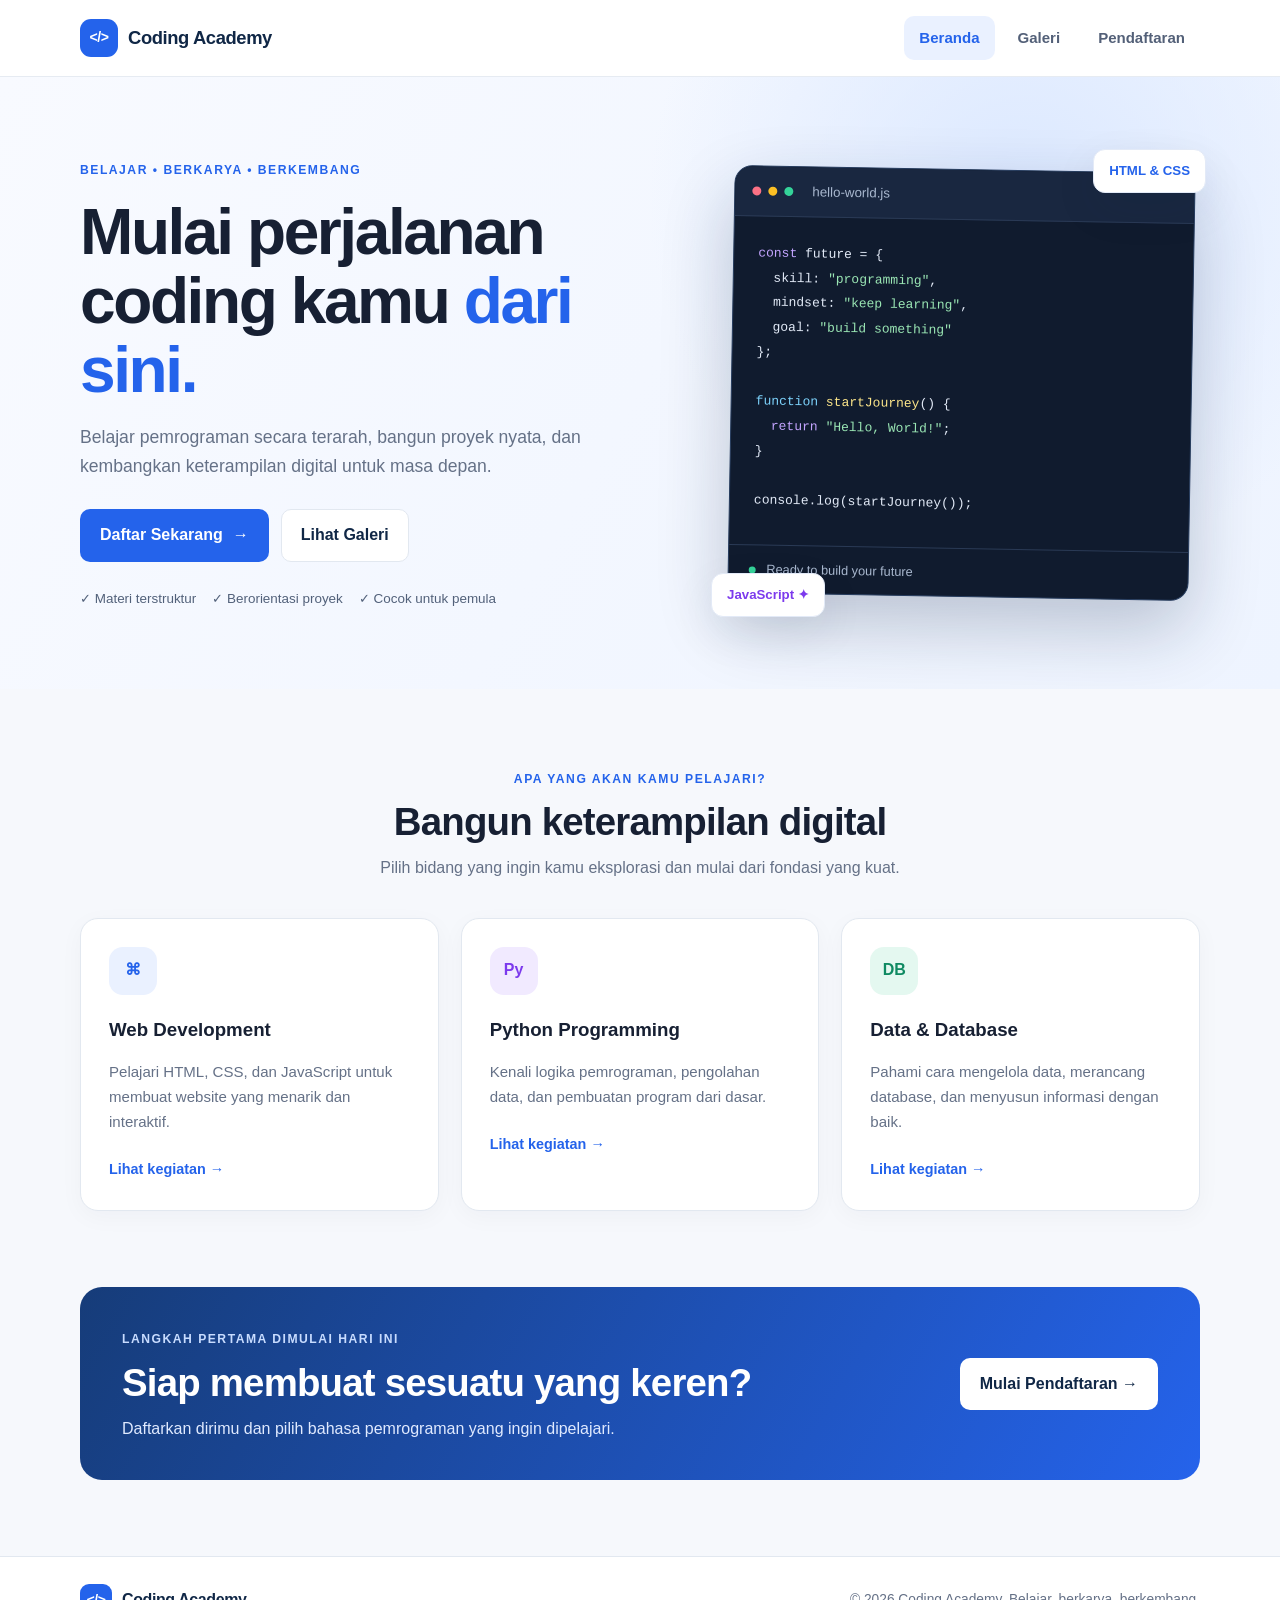
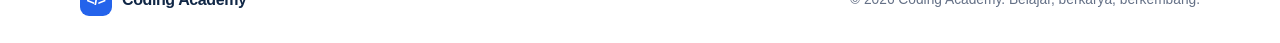
<file: index.html>
<!DOCTYPE html>
<html lang="id">
<head>
  <meta charset="UTF-8">
  <meta name="viewport" content="width=device-width, initial-scale=1.0">
  <meta name="description" content="Coding Academy - belajar pemrograman dari dasar hingga mahir.">
  <title>Beranda | Coding Academy</title>
  <link rel="stylesheet" href="style.css">
</head>
<body>
  <header class="site-header">
    <nav class="navbar container" aria-label="Navigasi utama">
      <a class="brand" href="index.html"><span class="brand-mark">&lt;/&gt;</span> Coding Academy</a>
      <button class="nav-toggle" type="button" aria-label="Buka menu" aria-expanded="false">☰</button>
      <div class="nav-links">
        <a class="active" href="index.html">Beranda</a>
        <a href="galeri.html">Galeri</a>
        <a href="pendaftaran.html">Pendaftaran</a>
      </div>
    </nav>
  </header>

  <main>
    <section class="hero">
      <div class="container hero-grid">
        <div class="hero-copy">
          <span class="eyebrow">BELAJAR • BERKARYA • BERKEMBANG</span>
          <h1>Mulai perjalanan coding kamu <span class="text-gradient">dari sini.</span></h1>
          <p>Belajar pemrograman secara terarah, bangun proyek nyata, dan kembangkan keterampilan digital untuk masa depan.</p>
          <div class="hero-actions">
            <a class="btn btn-primary" href="pendaftaran.html">Daftar Sekarang <span aria-hidden="true">→</span></a>
            <a class="btn btn-secondary" href="galeri.html">Lihat Galeri</a>
          </div>
          <div class="hero-points">
            <span>✓ Materi terstruktur</span>
            <span>✓ Berorientasi proyek</span>
            <span>✓ Cocok untuk pemula</span>
          </div>
        </div>
        <div class="hero-art">
          <div class="code-window">
            <div class="window-top"><span></span><span></span><span></span><small>hello-world.js</small></div>
            <pre><code><span class="code-purple">const</span> future = {
  skill: <span class="code-green">"programming"</span>,
  mindset: <span class="code-green">"keep learning"</span>,
  goal: <span class="code-green">"build something"</span>
};

<span class="code-blue">function</span> <span class="code-yellow">startJourney</span>() {
  <span class="code-purple">return</span> <span class="code-green">"Hello, World!"</span>;
}

console.log(startJourney());</code></pre>
            <div class="code-status"><span class="status-dot"></span> Ready to build your future</div>
          </div>
          <div class="floating-chip chip-one">HTML &amp; CSS</div>
          <div class="floating-chip chip-two">JavaScript ✦</div>
        </div>
      </div>
    </section>

    <section class="section container">
      <div class="section-heading">
        <span class="eyebrow">APA YANG AKAN KAMU PELAJARI?</span>
        <h2>Bangun keterampilan digital</h2>
        <p>Pilih bidang yang ingin kamu eksplorasi dan mulai dari fondasi yang kuat.</p>
      </div>
      <div class="feature-grid">
        <article class="feature-card"><div class="feature-icon icon-blue">⌘</div><h3>Web Development</h3><p>Pelajari HTML, CSS, dan JavaScript untuk membuat website yang menarik dan interaktif.</p><a href="galeri.html">Lihat kegiatan →</a></article>
        <article class="feature-card"><div class="feature-icon icon-purple">Py</div><h3>Python Programming</h3><p>Kenali logika pemrograman, pengolahan data, dan pembuatan program dari dasar.</p><a href="galeri.html">Lihat kegiatan →</a></article>
        <article class="feature-card"><div class="feature-icon icon-green">DB</div><h3>Data &amp; Database</h3><p>Pahami cara mengelola data, merancang database, dan menyusun informasi dengan baik.</p><a href="galeri.html">Lihat kegiatan →</a></article>
      </div>
    </section>

    <section class="cta-section">
      <div class="container cta-box">
        <div><span class="eyebrow">LANGKAH PERTAMA DIMULAI HARI INI</span><h2>Siap membuat sesuatu yang keren?</h2><p>Daftarkan dirimu dan pilih bahasa pemrograman yang ingin dipelajari.</p></div>
        <a class="btn btn-light" href="pendaftaran.html">Mulai Pendaftaran →</a>
      </div>
    </section>
  </main>

  <footer class="site-footer"><div class="container footer-inner"><a class="brand footer-brand" href="index.html"><span class="brand-mark">&lt;/&gt;</span> Coding Academy</a><p>© <span data-year></span> Coding Academy. Belajar, berkarya, berkembang.</p></div></footer>
  <script src="common.js"></script>
</body>
</html>
</file>
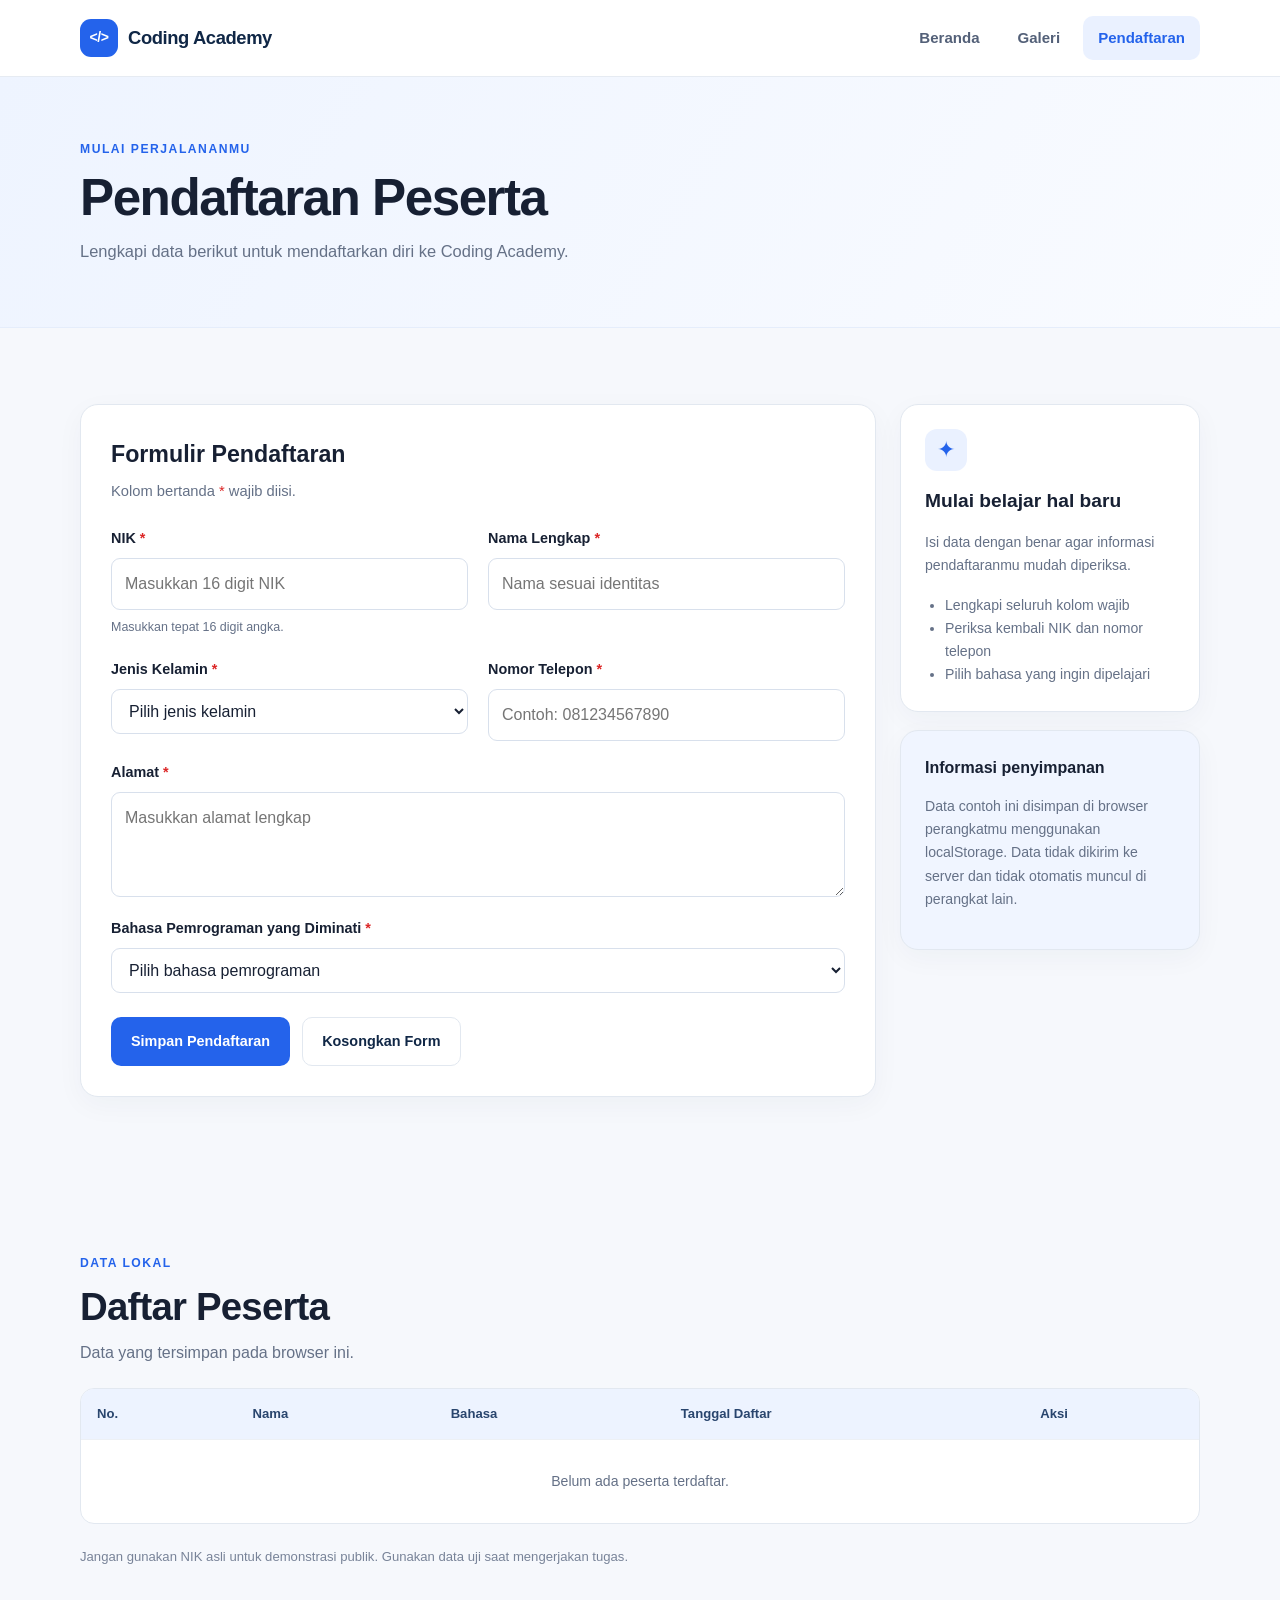
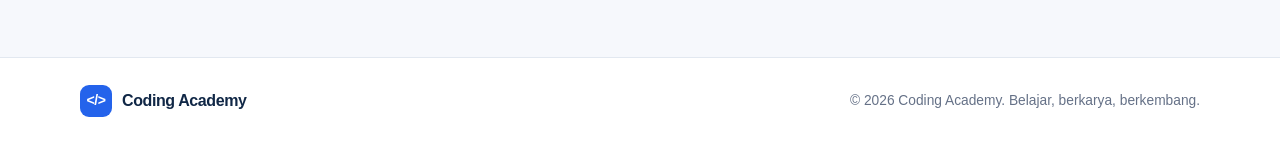
<file: pendaftaran.html>
<!DOCTYPE html>
<html lang="id">
<head>
  <meta charset="UTF-8">
  <meta name="viewport" content="width=device-width, initial-scale=1.0">
  <meta name="description" content="Formulir pendaftaran peserta Coding Academy.">
  <title>Pendaftaran | Coding Academy</title>
  <link rel="stylesheet" href="style.css">
</head>
<body>
  <header class="site-header">
    <nav class="navbar container" aria-label="Navigasi utama">
      <a class="brand" href="index.html"><span class="brand-mark">&lt;/&gt;</span> Coding Academy</a>
      <button class="nav-toggle" type="button" aria-label="Buka menu" aria-expanded="false">☰</button>
      <div class="nav-links"><a href="index.html">Beranda</a><a href="galeri.html">Galeri</a><a class="active" href="pendaftaran.html">Pendaftaran</a></div>
    </nav>
  </header>

  <main id="pendaftaran">
    <section class="page-banner"><div class="container"><span class="eyebrow">MULAI PERJALANANMU</span><h1>Pendaftaran Peserta</h1><p>Lengkapi data berikut untuk mendaftarkan diri ke Coding Academy.</p></div></section>
    <section class="section container registration-layout">
      <div class="registration-main">
        <div id="formContainer" class="panel">
          <div class="panel-heading"><h2>Formulir Pendaftaran</h2><p>Kolom bertanda <span class="required">*</span> wajib diisi.</p></div>
          <form id="registrationForm">
            <div class="form-grid">
              <div class="form-field"><label for="nik">NIK <span class="required">*</span></label><input id="nik" name="nik" type="text" inputmode="numeric" pattern="[0-9]{16}" maxlength="16" minlength="16" placeholder="Masukkan 16 digit NIK" required><small>Masukkan tepat 16 digit angka.</small></div>
              <div class="form-field"><label for="nama">Nama Lengkap <span class="required">*</span></label><input id="nama" name="nama" type="text" maxlength="100" placeholder="Nama sesuai identitas" required></div>
              <div class="form-field"><label for="jenisKelamin">Jenis Kelamin <span class="required">*</span></label><select id="jenisKelamin" name="jenisKelamin" required><option value="">Pilih jenis kelamin</option><option value="Laki-laki">Laki-laki</option><option value="Perempuan">Perempuan</option><option value="Memilih tidak menyebutkan">Memilih tidak menyebutkan</option></select></div>
              <div class="form-field"><label for="telepon">Nomor Telepon <span class="required">*</span></label><input id="telepon" name="telepon" type="tel" maxlength="20" placeholder="Contoh: 081234567890" required></div>
              <div class="form-field full-width"><label for="alamat">Alamat <span class="required">*</span></label><textarea id="alamat" name="alamat" rows="3" maxlength="300" placeholder="Masukkan alamat lengkap" required></textarea></div>
              <div class="form-field full-width"><label for="bahasa">Bahasa Pemrograman yang Diminati <span class="required">*</span></label><select id="bahasa" name="bahasa" required><option value="">Pilih bahasa pemrograman</option><option value="HTML & CSS">HTML &amp; CSS</option><option value="JavaScript">JavaScript</option><option value="Python">Python</option><option value="Java">Java</option><option value="PHP">PHP</option><option value="C++">C++</option><option value="Lainnya">Lainnya</option></select></div>
            </div>
            <div class="form-actions"><button class="btn btn-primary" type="submit" id="btnSimpan">Simpan Pendaftaran</button><button class="btn btn-secondary" type="reset">Kosongkan Form</button></div>
          </form>
        </div>

        <section id="hasilPendaftaran" class="panel" hidden>
          <div class="success-heading"><div class="success-icon">✓</div><div><h2>Data Pendaftaran</h2><p>Periksa kembali informasi peserta di bawah ini.</p></div></div>
          <dl id="detailHasil" class="details-list"></dl>
          <div class="form-actions"><button id="btnEdit" class="btn btn-secondary" type="button">Edit Data</button><button id="btnPendaftaranBaru" class="btn btn-primary" type="button">Pendaftaran Baru</button></div>
        </section>
      </div>

      <aside class="registration-aside">
        <div class="aside-card"><div class="aside-icon">✦</div><h2>Mulai belajar hal baru</h2><p>Isi data dengan benar agar informasi pendaftaranmu mudah diperiksa.</p><ul><li>Lengkapi seluruh kolom wajib</li><li>Periksa kembali NIK dan nomor telepon</li><li>Pilih bahasa yang ingin dipelajari</li></ul></div>
        <div class="aside-card aside-note"><h3>Informasi penyimpanan</h3><p>Data contoh ini disimpan di browser perangkatmu menggunakan localStorage. Data tidak dikirim ke server dan tidak otomatis muncul di perangkat lain.</p></div>
      </aside>
    </section>

    <section class="section container">
      <div class="section-heading section-heading-left"><span class="eyebrow">DATA LOKAL</span><h2>Daftar Peserta</h2><p>Data yang tersimpan pada browser ini.</p></div>
      <div class="table-wrap"><table class="participant-table"><thead><tr><th>No.</th><th>Nama</th><th>Bahasa</th><th>Tanggal Daftar</th><th>Aksi</th></tr></thead><tbody id="participantTable"><tr><td colspan="5" class="empty-table">Belum ada peserta terdaftar.</td></tr></tbody></table></div>
      <p class="note">Jangan gunakan NIK asli untuk demonstrasi publik. Gunakan data uji saat mengerjakan tugas.</p>
    </section>
  </main>

  <footer class="site-footer"><div class="container footer-inner"><a class="brand footer-brand" href="index.html"><span class="brand-mark">&lt;/&gt;</span> Coding Academy</a><p>© <span data-year></span> Coding Academy. Belajar, berkarya, berkembang.</p></div></footer>
  <script src="common.js"></script>
  <script src="script.js"></script>
</body>
</html>
</file>
<file: style.css>
:root {
  --navy: #102746;
  --blue: #2463eb;
  --blue-dark: #1749b8;
  --light-blue: #eaf1ff;
  --ink: #172033;
  --muted: #657187;
  --line: #e2e8f0;
  --surface: #ffffff;
  --background: #f6f8fc;
  --green: #12805c;
  --radius: 18px;
  --shadow: 0 16px 45px rgba(16, 39, 70, .08);
}
* { box-sizing: border-box; }
html { scroll-behavior: smooth; }
body { margin: 0; color: var(--ink); background: var(--background); font-family: Inter, "Segoe UI", Arial, sans-serif; line-height: 1.65; }
a { color: inherit; }
button, input, textarea, select { font: inherit; }
button, a { -webkit-tap-highlight-color: transparent; }
[hidden] { display: none !important; }
.container { width: min(1120px, calc(100% - 40px)); margin-inline: auto; }
.site-header { position: sticky; top: 0; z-index: 50; background: rgba(255,255,255,.95); border-bottom: 1px solid rgba(226,232,240,.85); backdrop-filter: blur(12px); }
.navbar { min-height: 76px; display: flex; align-items: center; justify-content: space-between; gap: 24px; }
.brand { display: inline-flex; align-items: center; gap: 10px; text-decoration: none; font-weight: 800; letter-spacing: -.4px; color: var(--navy); font-size: 1.15rem; white-space: nowrap; }
.brand-mark { display: inline-grid; place-items: center; width: 38px; height: 38px; color: white; background: var(--blue); border-radius: 11px; font-size: .88rem; }
.nav-links { display: flex; align-items: center; gap: 8px; }
.nav-links a { padding: 10px 15px; border-radius: 10px; color: #536078; text-decoration: none; font-weight: 650; font-size: .94rem; }
.nav-links a:hover, .nav-links a.active { color: var(--blue); background: var(--light-blue); }
.nav-toggle { display: none; border: 1px solid var(--line); background: white; color: var(--navy); border-radius: 9px; padding: 6px 12px; font-size: 1.4rem; cursor: pointer; }
.hero { overflow: hidden; background: radial-gradient(circle at 80% 20%, #dbe8ff 0, transparent 33%), linear-gradient(120deg, #f8faff 0%, #eef4ff 100%); }
.hero-grid { display: grid; grid-template-columns: 1.1fr .9fr; gap: 60px; align-items: center; min-height: 540px; padding-block: 72px; }
.eyebrow { display: inline-block; color: var(--blue); font-size: .76rem; font-weight: 800; letter-spacing: 1.5px; }
.hero h1 { max-width: 650px; margin: 16px 0 18px; font-size: clamp(2.6rem, 5vw, 4.3rem); line-height: 1.08; letter-spacing: -2.4px; }
.text-gradient { color: var(--blue); }
.hero-copy > p { max-width: 580px; color: var(--muted); font-size: 1.1rem; }
.hero-actions, .form-actions { display: flex; flex-wrap: wrap; gap: 12px; margin-top: 28px; }
.btn { display: inline-flex; align-items: center; justify-content: center; gap: 10px; padding: 12px 19px; border: 1px solid transparent; border-radius: 10px; font-weight: 750; text-decoration: none; cursor: pointer; transition: transform .18s, background .18s; }
.btn:hover { transform: translateY(-1px); }
.btn-primary { color: white; background: var(--blue); }
.btn-primary:hover { background: var(--blue-dark); }
.btn-secondary { color: var(--navy); background: white; border-color: var(--line); }
.btn-secondary:hover { background: #f5f7fb; }
.btn-light { color: var(--navy); background: white; }
.hero-points { display: flex; flex-wrap: wrap; gap: 16px; margin-top: 26px; color: #52617a; font-size: .84rem; }
.hero-art { position: relative; padding: 20px 8px; }
.code-window { overflow: hidden; position: relative; z-index: 1; border: 1px solid #263c5e; border-radius: 18px; background: #101b2e; color: #e2eaf7; box-shadow: 0 30px 70px rgba(16,39,70,.24); transform: rotate(1deg); }
.window-top { height: 50px; display: flex; align-items: center; gap: 7px; padding: 0 17px; background: #192740; border-bottom: 1px solid #2a3a55; }
.window-top > span { width: 9px; height: 9px; border-radius: 50%; background: #fb7185; }
.window-top > span:nth-child(2) { background: #fbbf24; }
.window-top > span:nth-child(3) { background: #34d399; }
.window-top small { margin-left: 12px; color: #a9b8cf; }
.code-window pre { overflow-x: auto; padding: 12px 24px 18px; font: 13px/1.9 "SFMono-Regular", Consolas, monospace; }
.code-purple { color: #c4a5ff; }.code-green { color: #9ae6b4; }.code-blue { color: #7dd3fc; }.code-yellow { color: #fde68a; }
.code-status { padding: 13px 20px; border-top: 1px solid #2a3a55; color: #a9b8cf; font-size: .8rem; }
.status-dot { display: inline-block; width: 7px; height: 7px; margin-right: 7px; border-radius: 50%; background: #34d399; }
.floating-chip { position: absolute; z-index: 2; padding: 10px 15px; border: 1px solid #e3eaf7; border-radius: 12px; background: white; box-shadow: var(--shadow); font-weight: 800; font-size: .83rem; }
.chip-one { top: 0; right: -6px; color: #2563eb; }.chip-two { bottom: 0; left: -12px; color: #7c3aed; }
.section { padding-block: 76px; }
.section-heading { max-width: 680px; margin: 0 auto 36px; text-align: center; }
.section-heading h2, .cta-box h2 { margin: 8px 0 10px; font-size: clamp(1.8rem, 3vw, 2.6rem); line-height: 1.2; letter-spacing: -.8px; }
.section-heading p, .cta-box p { margin: 0; color: var(--muted); }
.feature-grid { display: grid; grid-template-columns: repeat(3, 1fr); gap: 22px; }
.feature-card { padding: 28px; border: 1px solid var(--line); border-radius: var(--radius); background: white; box-shadow: 0 6px 24px rgba(16,39,70,.035); }
.feature-icon { display: grid; place-items: center; width: 48px; height: 48px; border-radius: 14px; font-weight: 850; }
.icon-blue { color: #2563eb; background: #eaf1ff; }.icon-purple { color: #7c3aed; background: #f1eaff; }.icon-green { color: #0f8a62; background: #e4f8f0; }
.feature-card h3 { margin: 20px 0 8px; }.feature-card p { color: var(--muted); font-size: .94rem; }.feature-card a { display: inline-block; margin-top: 8px; color: var(--blue); text-decoration: none; font-weight: 750; font-size: .9rem; }
.cta-section { padding: 0 0 76px; }
.cta-box { display: flex; align-items: center; justify-content: space-between; gap: 28px; padding: 38px 42px; border-radius: 22px; background: linear-gradient(120deg, #163c79, #2563eb); color: white; }
.cta-box .eyebrow { color: #c8dcff; }.cta-box p { color: #e0eaff; }.cta-box h2 { margin-top: 8px; }
.site-footer { border-top: 1px solid var(--line); background: white; }
.footer-inner { min-height: 86px; display: flex; align-items: center; justify-content: space-between; gap: 20px; }
.footer-inner p { margin: 0; color: var(--muted); font-size: .86rem; }.footer-brand { font-size: 1rem; }.footer-brand .brand-mark { width: 32px; height: 32px; border-radius: 9px; }
.page-banner { padding: 58px 0 62px; background: linear-gradient(120deg, #eef4ff, #f9fbff); border-bottom: 1px solid #e5edfb; }
.page-banner h1 { margin: 8px 0 10px; font-size: clamp(2.2rem, 4vw, 3.4rem); letter-spacing: -1.5px; line-height: 1.15; }
.page-banner p { max-width: 650px; margin: 0; color: var(--muted); font-size: 1.03rem; }
.gallery-tools { display: flex; justify-content: space-between; align-items: center; flex-wrap: wrap; gap: 18px; margin-bottom: 28px; }
.search-box { display: flex; align-items: center; gap: 10px; width: min(100%, 390px); padding: 0 14px; border: 1px solid var(--line); border-radius: 11px; background: white; color: #738098; }
.search-box input { width: 100%; min-width: 0; padding: 12px 0; border: 0; outline: none; background: transparent; color: var(--ink); }
.filter-group { display: flex; flex-wrap: wrap; gap: 8px; }
.filter-btn { padding: 9px 14px; border: 1px solid var(--line); border-radius: 9px; background: white; color: #536078; cursor: pointer; font-weight: 700; font-size: .88rem; }
.filter-btn.active, .filter-btn:hover { border-color: var(--blue); background: var(--light-blue); color: var(--blue); }
.gallery-grid { display: grid; grid-template-columns: repeat(3, 1fr); gap: 22px; }
.gallery-card { overflow: hidden; border: 1px solid var(--line); border-radius: 16px; background: white; box-shadow: 0 8px 25px rgba(16,39,70,.04); transition: transform .2s, box-shadow .2s; }
.gallery-card:hover { transform: translateY(-4px); box-shadow: var(--shadow); }
.gallery-card img { display: block; width: 100%; height: 210px; object-fit: cover; background: #eaf1ff; }
.gallery-card-body { padding: 20px; }.card-tag { display: inline-block; padding: 4px 9px; border-radius: 99px; background: var(--light-blue); color: var(--blue); font-size: .75rem; font-weight: 800; }
.gallery-card h2 { margin: 12px 0 6px; font-size: 1.15rem; }.gallery-card p { margin: 0; color: var(--muted); font-size: .92rem; }
.empty-state { margin-top: 20px; padding: 36px 20px; border: 1px dashed #cbd5e1; border-radius: 15px; text-align: center; background: white; }.empty-state p { color: var(--muted); }
.center-action { margin-top: 38px; text-align: center; }.note { margin-top: 22px; color: #788398; font-size: .82rem; }
.registration-layout { display: grid; grid-template-columns: minmax(0, 1fr) 300px; align-items: start; gap: 24px; }
.panel, .aside-card { border: 1px solid var(--line); border-radius: var(--radius); background: white; box-shadow: 0 8px 28px rgba(16,39,70,.04); }
.panel { padding: 30px; }.panel-heading { margin-bottom: 24px; }.panel-heading h2, .success-heading h2 { margin: 0 0 5px; font-size: 1.45rem; }.panel-heading p, .success-heading p { margin: 0; color: var(--muted); font-size: .92rem; }
.required { color: #dc2626; }
.form-grid { display: grid; grid-template-columns: repeat(2, minmax(0, 1fr)); gap: 20px; }
.form-field { min-width: 0; display: flex; flex-direction: column; gap: 7px; }.form-field label { font-weight: 750; font-size: .9rem; }.form-field input, .form-field select, .form-field textarea { width: 100%; padding: 12px 13px; border: 1px solid #d8e0ec; border-radius: 9px; outline: none; background: #fff; color: var(--ink); }
.form-field input:focus, .form-field select:focus, .form-field textarea:focus { border-color: var(--blue); box-shadow: 0 0 0 3px rgba(36,99,235,.12); }.form-field textarea { resize: vertical; }.form-field small { color: var(--muted); font-size: .78rem; }.full-width { grid-column: 1 / -1; }
.form-actions { margin-top: 24px; }.form-actions .btn { font-size: .9rem; }
.registration-aside { display: grid; gap: 18px; }.aside-card { padding: 24px; }.aside-icon { display: grid; place-items: center; width: 42px; height: 42px; border-radius: 12px; background: var(--light-blue); color: var(--blue); font-size: 1.4rem; }.aside-card h2 { margin: 14px 0 8px; font-size: 1.2rem; }.aside-card h3 { margin: 0 0 8px; font-size: 1rem; }.aside-card p, .aside-card li { color: var(--muted); font-size: .88rem; }.aside-card ul { padding-left: 20px; margin-bottom: 0; }.aside-note { background: #f0f5ff; }
.success-heading { display: flex; align-items: center; gap: 14px; margin-bottom: 24px; }.success-icon { display: grid; place-items: center; flex: 0 0 44px; height: 44px; border-radius: 50%; background: #dcfce7; color: #15803d; font-size: 1.3rem; font-weight: 900; }
.details-list { display: grid; grid-template-columns: 180px minmax(0, 1fr); margin: 0; }.details-list dt, .details-list dd { margin: 0; padding: 12px 0; border-bottom: 1px solid #edf0f5; overflow-wrap: anywhere; }.details-list dt { color: var(--muted); font-size: .9rem; }.details-list dd { font-weight: 650; }
.section-heading-left { max-width: none; text-align: left; margin-bottom: 22px; }
.table-wrap { overflow-x: auto; border: 1px solid var(--line); border-radius: 14px; background: white; }
.participant-table { width: 100%; border-collapse: collapse; min-width: 680px; text-align: left; }.participant-table th { padding: 14px 16px; background: #edf3ff; color: #29456e; font-size: .82rem; white-space: nowrap; }.participant-table td { padding: 14px 16px; border-top: 1px solid #edf0f5; font-size: .88rem; }.empty-table { text-align: center; color: var(--muted); padding: 30px !important; }
.action-buttons { display: flex; flex-wrap: wrap; gap: 7px; }.small-btn { padding: 6px 10px; border: 1px solid #cbd9f7; border-radius: 7px; background: #eef4ff; color: #2455ad; cursor: pointer; font-weight: 700; font-size: .8rem; }.small-btn:hover { background: #dce8ff; }.delete-btn { border-color: #fecaca; background: #fff1f2; color: #be123c; }.delete-btn:hover { background: #ffe4e6; }
@media (max-width: 850px) {
  .hero-grid { grid-template-columns: 1fr; gap: 35px; padding-block: 55px; }
  .hero-art { width: min(100%, 570px); margin-inline: auto; }
  .registration-layout { grid-template-columns: 1fr; }
  .registration-aside { grid-template-columns: repeat(2, minmax(0, 1fr)); }
  .gallery-grid { grid-template-columns: repeat(2, minmax(0, 1fr)); }
  .feature-grid { gap: 14px; }.feature-card { padding: 22px; }
}
@media (max-width: 620px) {
  .container { width: min(100% - 28px, 1120px); }
  .navbar { min-height: 68px; flex-wrap: wrap; padding-block: 12px; }
  .nav-toggle { display: block; margin-left: auto; }
  .nav-links { display: none; width: 100%; flex-direction: column; align-items: stretch; padding-bottom: 8px; }
  .nav-links.open { display: flex; }.nav-links a { padding: 10px 12px; }
  .hero-grid { min-height: auto; padding-block: 46px; }.hero h1 { font-size: 2.65rem; letter-spacing: -1.6px; }.hero-copy > p { font-size: 1rem; }.hero-points { gap: 8px 14px; }.hero-art { padding: 22px 4px; }.code-window pre { padding-inline: 15px; font-size: 11px; }.floating-chip { font-size: .72rem; padding: 8px 10px; }
  .section { padding-block: 52px; }.feature-grid, .gallery-grid { grid-template-columns: 1fr; }.feature-card { padding: 24px; }
  .cta-section { padding-bottom: 52px; }.cta-box { align-items: flex-start; flex-direction: column; padding: 28px 23px; }
  .footer-inner { align-items: flex-start; flex-direction: column; justify-content: center; padding-block: 20px; gap: 8px; }.footer-inner p { font-size: .8rem; }
  .page-banner { padding: 42px 0; }.gallery-tools { align-items: stretch; }.search-box { width: 100%; }.filter-group { gap: 6px; }.filter-btn { padding: 8px 11px; }
  .panel { padding: 21px 17px; }.form-grid { grid-template-columns: 1fr; gap: 16px; }.full-width { grid-column: auto; }.form-actions { flex-direction: column; }.form-actions .btn { width: 100%; }
  .registration-aside { grid-template-columns: 1fr; }.details-list { grid-template-columns: 1fr; }.details-list dt { padding-bottom: 2px; border-bottom: 0; }.details-list dd { padding-top: 0; }
}
</file>
